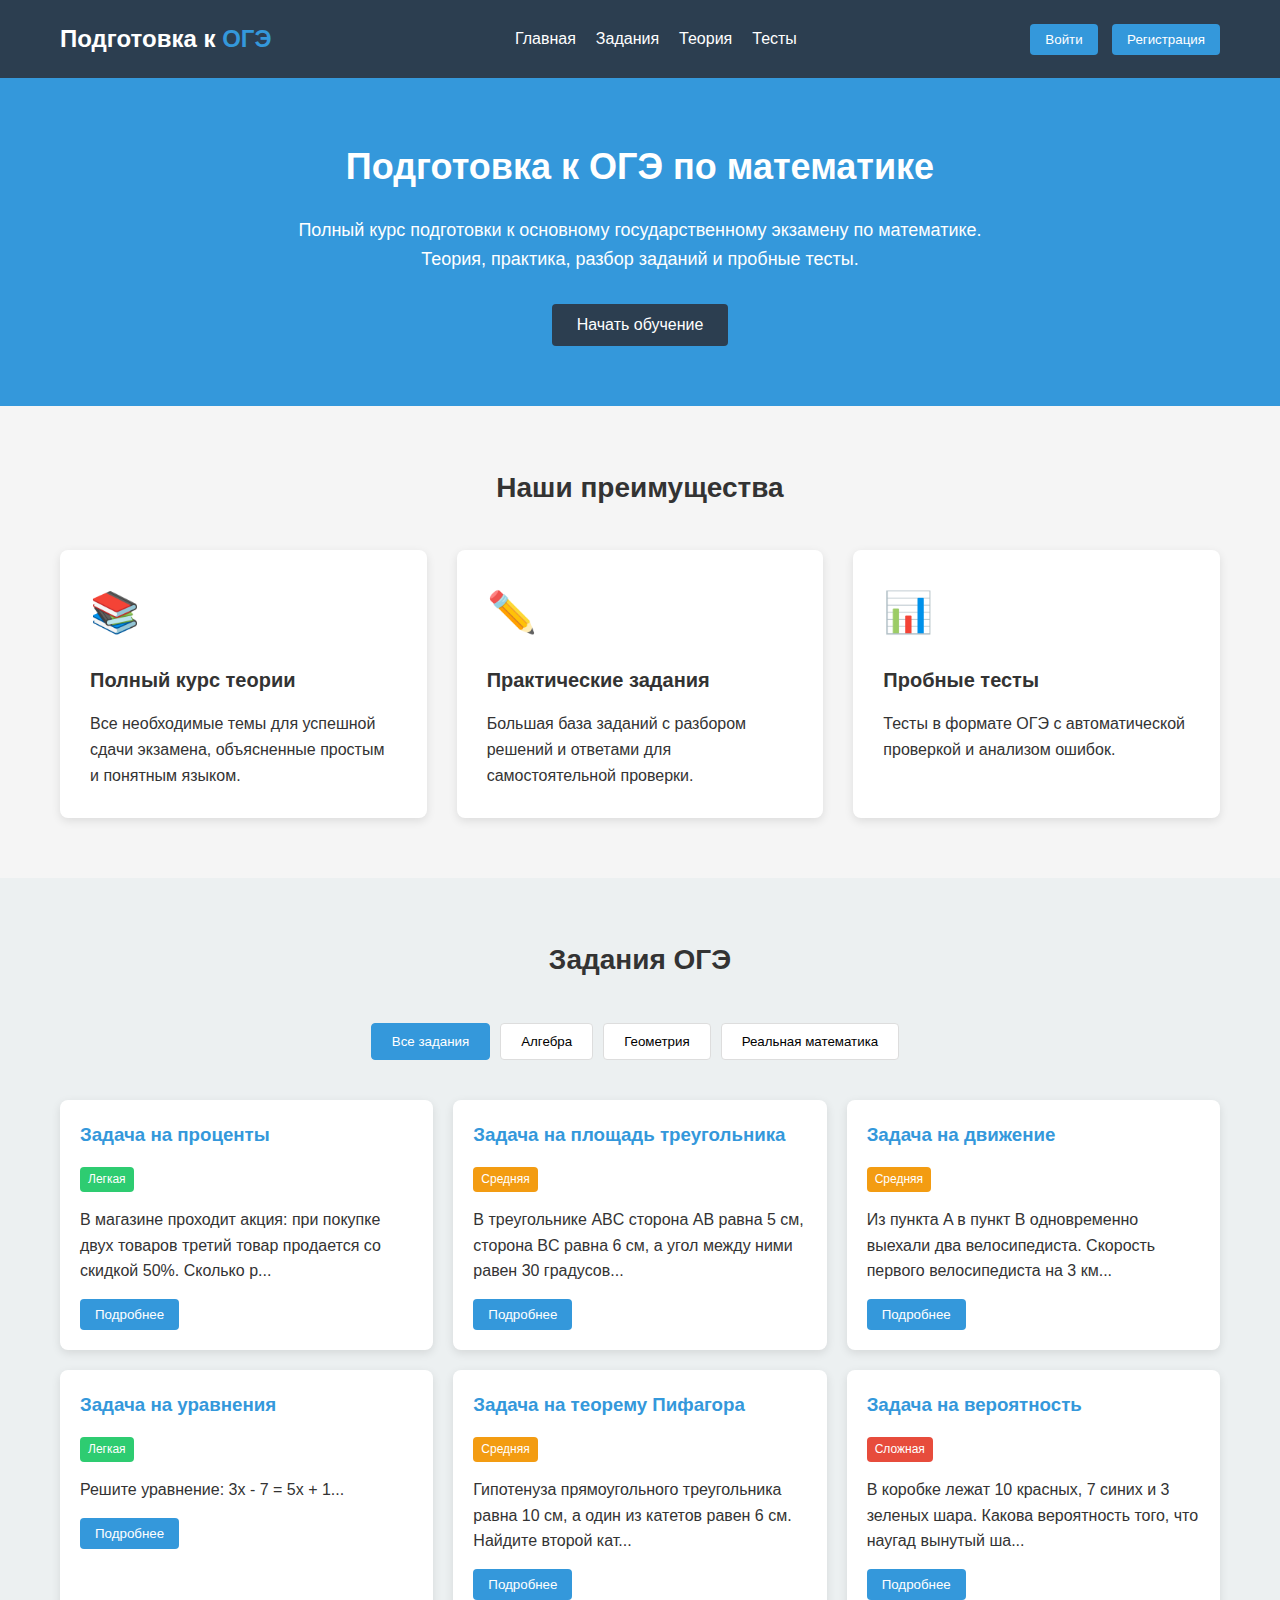
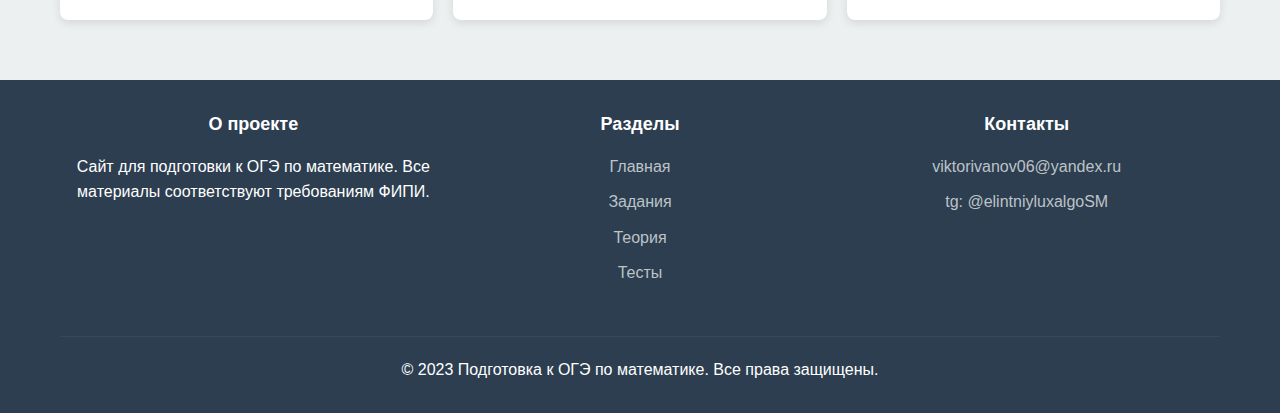
<file: Версии запасные школы/Ver1/index.html>
<!DOCTYPE html>
<html lang="ru">
<head>
    <meta charset="UTF-8">
    <meta name="viewport" content="width=device-width, initial-scale=1.0">
    <title>Подготовка к ОГЭ по математике</title>
    <link href="style.css" rel="stylesheet">
</head>
<body>
    <!-- Шапка сайта -->
    <header>
        <div class="container">
            <div class="header-content">
                <div class="logo">Подготовка к <span>ОГЭ</span></div>
                <nav>
                    <ul>
                        <li><a href="#" class="home-link">Главная</a></li>
                        <li><a href="#" class="tasks-link">Задания</a></li>
                        <li><a href="theoriya/theory.html" class="theory-link">Теория</a></li>
                        <li><a href="testch/test.html" class="tests-link">Тесты</a></li>
                    </ul>
                </nav>
                <div class="auth-buttons">
                    <button id="login-btn">Войти</button>
                    <button id="register-btn">Регистрация</button>
                </div>
            </div>
        </div>
    </header>

    <!-- Главный баннер -->
    <section class="hero">
        <div class="container">
            <h1>Подготовка к ОГЭ по математике</h1>
            <p>Полный курс подготовки к основному государственному экзамену по математике. Теория, практика, разбор заданий и пробные тесты.</p>
            <button class="cta-button" id="start-learning">Начать обучение</button>
        </div>
    </section>

    <!-- Преимущества -->
    <section class="features">
        <div class="container">
            <h2 class="section-title">Наши преимущества</h2>
            <div class="features-grid">
                <div class="feature-card">
                    <div class="feature-icon">📚</div>
                    <h3>Полный курс теории</h3>
                    <p>Все необходимые темы для успешной сдачи экзамена, объясненные простым и понятным языком.</p>
                </div>
                <div class="feature-card">
                    <div class="feature-icon">✏️</div>
                    <h3>Практические задания</h3>
                    <p>Большая база заданий с разбором решений и ответами для самостоятельной проверки.</p>
                </div>
                <div class="feature-card">
                    <div class="feature-icon">📊</div>
                    <h3>Пробные тесты</h3>
                    <p>Тесты в формате ОГЭ с автоматической проверкой и анализом ошибок.</p>
                </div>
            </div>
        </div>
    </section>

    <!-- Задания -->
    <section class="tasks">
        <div class="container">
            <h2 class="section-title">Задания ОГЭ</h2>
            <div class="task-categories">
                <button class="category-button active" data-category="all">Все задания</button>
                <button class="category-button" data-category="algebra">Алгебра</button>
                <button class="category-button" data-category="geometry">Геометрия</button>
                <button class="category-button" data-category="real-math">Реальная математика</button>
            </div>
            <div class="task-list" id="task-list">
                <!-- Задания будут загружены через JavaScript -->
            </div>
        </div>
    </section>

    <!-- Подвал -->
    <footer>
        <div class="container">
            <div class="footer-content">
                <div class="footer-section">
                    <h3>О проекте</h3>
                    <p>Сайт для подготовки к ОГЭ по математике. Все материалы соответствуют требованиям ФИПИ.</p>
                </div>
                <div class="footer-section">
                    <h3>Разделы</h3>
                    <ul>
                        <li><a href="#">Главная</a></li>
                        <li><a href="#">Задания</a></li>
                        <li><a href="theoriya/theory.html">Теория</a></li>
                        <li><a href="testch/test.html">Тесты</a></li>
                    </ul>
                </div>
                <div class="footer-section">
                    <h3>Контакты</h3>
                    <ul>
                        <li><a href="mailto:info@oge-math.ru">viktorivanov06@yandex.ru</a></li>
                        <li><a href="https://web.telegram.org/k/" target="_blank">tg: @elintniyluxalgoSM</a></li>
                        
                    </ul>
                </div>
            </div>
            <div class="copyright">
                <p>&copy; 2023 Подготовка к ОГЭ по математике. Все права защищены.</p>
            </div>
        </div>
    </footer>

    <!-- Модальное окно входа -->
    <div class="modal" id="login-modal">
        <div class="modal-content">
            <span class="close-modal">&times;</span>
            <h2 class="modal-title">Вход в аккаунт</h2>
            <form id="login-form">
                <div class="form-group">
                    <label for="login-email">Email</label>
                    <input type="email" id="login-email" required>
                </div>
                <div class="form-group">
                    <label for="login-password">Пароль</label>
                    <input type="password" id="login-password" required>
                </div>
                <button type="submit" class="submit-button">Войти</button>
            </form>
            <div class="form-footer">
                Нет аккаунта? <a href="#" id="show-register">Зарегистрироваться</a>
            </div>
        </div>
    </div>

    <!-- Модальное окно регистрации -->
    <div class="modal" id="register-modal">
        <div class="modal-content">
            <span class="close-modal">&times;</span>
            <h2 class="modal-title">Регистрация</h2>
            <form id="register-form">
                <div class="form-group">
                    <label for="register-name">Имя</label>
                    <input type="text" id="register-name" required>
                </div>
                <div class="form-group">
                    <label for="register-email">Email</label>
                    <input type="email" id="register-email" required>
                </div>
                <div class="form-group">
                    <label for="register-password">Пароль</label>
                    <input type="password" id="register-password" required>
                </div>
                <div class="form-group">
                    <label for="register-confirm">Подтвердите пароль</label>
                    <input type="password" id="register-confirm" required>
                </div>
                <button type="submit" class="submit-button">Зарегистрироваться</button>
            </form>
            <div class="form-footer">
                Уже есть аккаунт? <a href="#" id="show-login">Войти</a>
            </div>
        </div>
    </div>

    <!-- Страница задачи -->
    <section class="task-page" id="task-page">
        <div class="container">
            <div class="task-container">
                <div class="task-header">
                    <h2 id="task-title">Задача №1</h2>
                    <div class="task-difficulty easy" id="task-difficulty">Легкая</div>
                </div>
                <div class="task-content" id="task-content">
                    <p>Текст задачи будет загружен здесь...</p>
                </div>
                <div class="solution" id="solution">
                    <h3>Решение</h3>
                    <p>Подробное решение задачи будет показано здесь...</p>
                </div>
                <div class="task-actions">
                    <button class="back-button" id="back-button">Назад к заданиям</button>
                    <button class="solution-button" id="solution-button">Показать решение</button>
                </div>
            </div>
        </div>
    </section>

    <script src="script.js">
        
    </script>
</body>
</html>
</file>
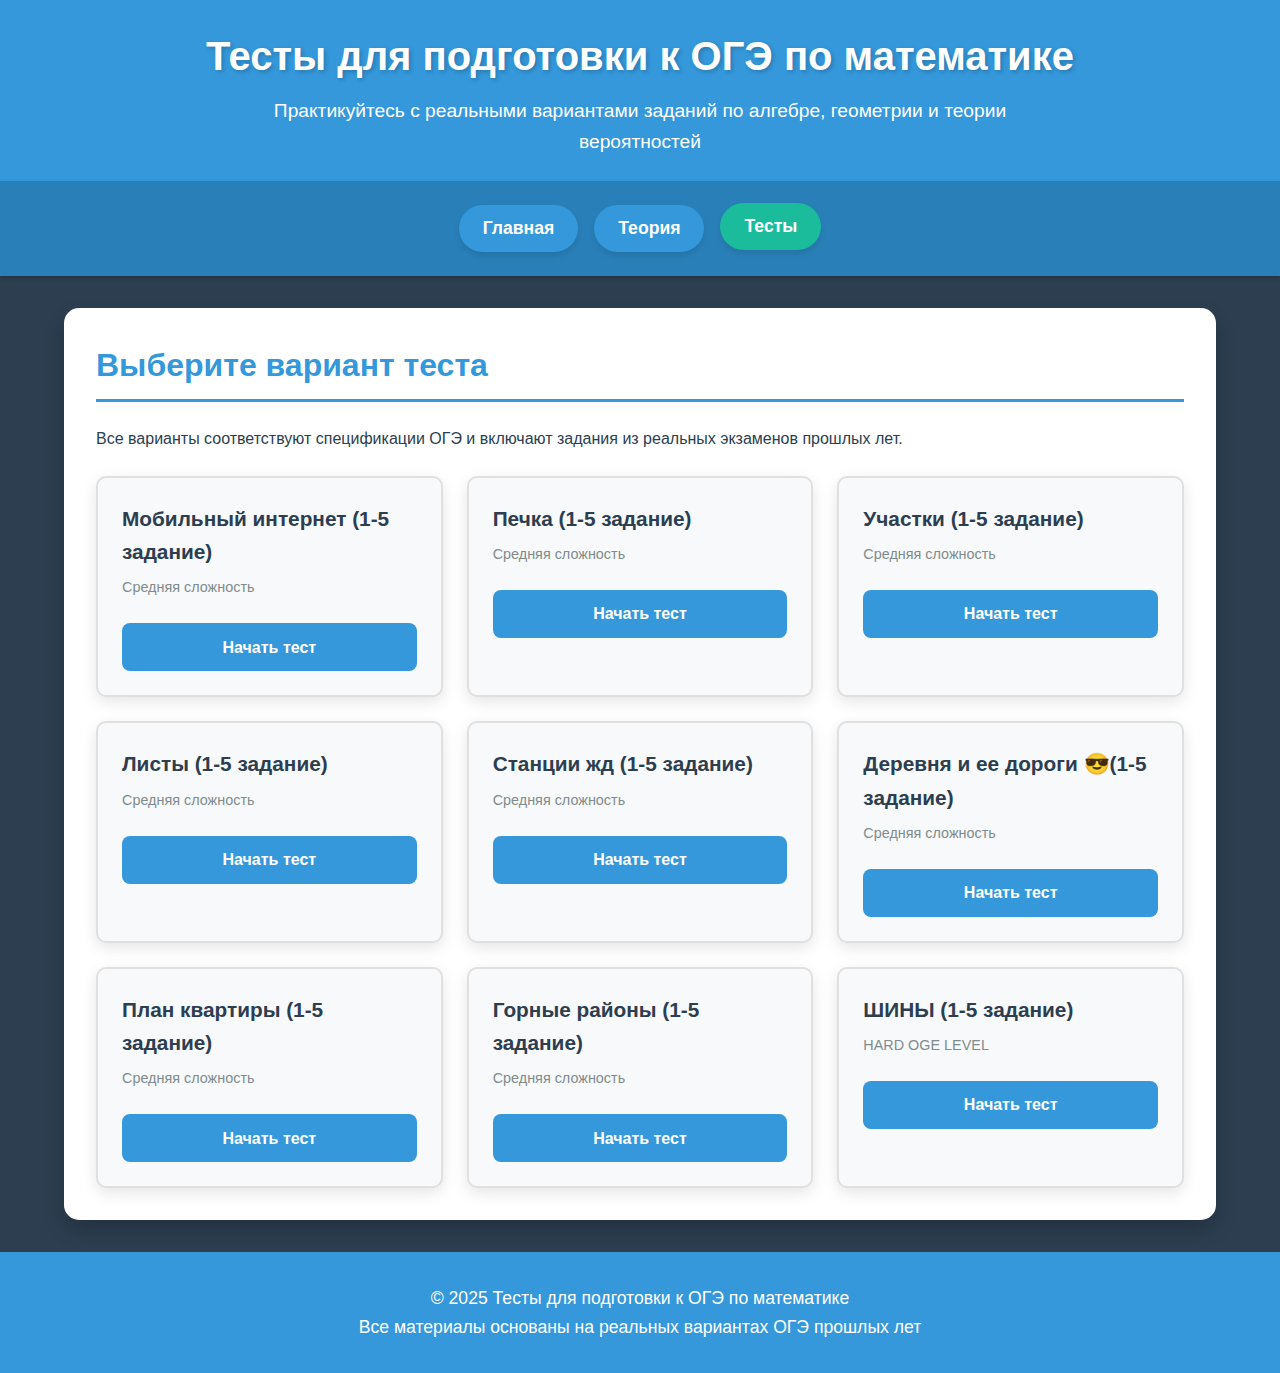
<file: testch/test.html>
<!DOCTYPE html>
<html lang="ru">
<head>
    <meta charset="UTF-8">
    <meta name="viewport" content="width=device-width, initial-scale=1.0">
    <title>Тесты для подготовки к ОГЭ по математике</title>
    <link rel="stylesheet" href="stylete.css">
</head>
<body>
    <header>
        <h1>Тесты для подготовки к ОГЭ по математике</h1>
        <p>Практикуйтесь с реальными вариантами заданий по алгебре, геометрии и теории вероятностей</p>
    </header>
    
    <nav>
        <div class="nav-container">
            <button class="nav-btn" onclick="location.href='../index.html'">Главная</button>
            <button class="nav-btn" onclick="location.href='../theoriya/theory.html'">Теория</button>
            <button class="nav-btn active">Тесты</button>
        </div>
    </nav>
    
    <div class="container">
        <div class="section">
            <h2>Выберите вариант теста</h2>
            <p>Все варианты соответствуют спецификации ОГЭ и включают задания из реальных экзаменов прошлых лет.</p>
            
            <div class="variants-container" id="variants-container">
                <div class="variant-card">
                    <h4>Мобильный интернет (1-5 задание)</h4>
                    <div class="info">Средняя сложность</div>
                    <div class="tasks"></div>
                    <a href="#" class="start-btn" onclick="startTest(1); return false;">Начать тест</a>
                </div>
                
                <div class="variant-card">
                    <h4>Печка (1-5 задание)</h4>
                    <div class="info">Средняя сложность</div>
                    <div class="tasks"></div>
                    <a href="#" class="start-btn" onclick="startTest(2); return false;">Начать тест</a>
                </div>
                
                <div class="variant-card">
                    <h4>Участки (1-5 задание)</h4>
                    <div class="info">Средняя сложность</div>
                    <div class="tasks"></div>
                    <a href="#" class="start-btn" onclick="startTest(3); return false;">Начать тест</a>
                </div>
                
                <div class="variant-card">
                    <h4>Листы (1-5 задание)</h4>
                    <div class="info">Средняя сложность</div>
                    <div class="tasks"></div>
                    <a href="#" class="start-btn" onclick="startTest(4); return false;">Начать тест</a>
                </div>
                <div class="variant-card">
                    <h4>Станции жд (1-5 задание)</h4>
                    <div class="info">Средняя сложность</div>
                    <div class="tasks"></div>
                    <a href="#" class="start-btn" onclick="startTest(5); return false;">Начать тест</a>
                </div>
                <div class="variant-card">
                    <h4>Деревня и ее дороги 😎(1-5 задание)</h4>
                    <div class="info">Средняя сложность</div>
                    <div class="tasks"></div>
                    <a href="#" class="start-btn" onclick="startTest(6); return false;">Начать тест</a>
                </div>
                <div class="variant-card">
                    <h4>План квартиры (1-5 задание)</h4>
                    <div class="info">Средняя сложность</div>
                    <div class="tasks"></div>
                    <a href="#" class="start-btn" onclick="startTest(7); return false;">Начать тест</a>
                </div>
                <div class="variant-card">
                    <h4>Горные районы (1-5 задание)</h4>
                    <div class="info">Средняя сложность</div>
                    <div class="tasks"></div>
                    <a href="#" class="start-btn" onclick="startTest(8); return false;">Начать тест</a>
                </div>
                <div class="variant-card">
                    <h4>ШИНЫ (1-5 задание)</h4>
                    <div class="info">HARD OGE LEVEL</div>
                    <div class="tasks"></div>
                    <a href="#" class="start-btn" onclick="startTest(9); return false;">Начать тест</a>
                </div>
            </div>
            
            <div id="test-container" class="test-container">
                <div class="tasks-navigation" id="tasks-nav"></div>
                <div id="task-container"></div>
                
                <div class="navigation">
                    <button class="nav-btn-test" id="prev-btn">Назад</button>
                    <button class="nav-btn-test" id="next-btn">Далее</button>
                </div>
            </div>
            
            <div id="result-container" class="result-container">
                <h2>Результаты тестирования</h2>
                <div class="result-score" id="final-score">0</div>
                <div class="result-text" id="result-text"></div>
                
                <div class="progress-bar">
                    <div class="progress" id="progress-bar" style="width: 0%"></div>
                </div>
                
                <div class="progress-info">
                    <span>Правильных ответов: <span id="correct-answers">0</span> из <span id="total-tasks">0</span></span>
                    <span>Набрано баллов: <span id="total-points">0</span> из <span id="max-points">0</span></span>
                </div>
                
                <!-- Добавлен блок с детализацией ответов -->
                <div class="answers-details">
                    <h3>Детализация ответов:</h3>
                    <div id="answers-list"></div>
                </div>
                
                <button class="restart-btn" onclick="restartTest()">Вернуться в меню тестов</button>
                <button class="review-btn" onclick="reviewAnswers()">Посмотреть вариант</button>
            </div>
        </div>
    </div>
    
    <footer>
        <p>© 2025 Тесты для подготовки к ОГЭ по математике</p>
        <p>Все материалы основаны на реальных вариантах ОГЭ прошлых лет</p>
    </footer>
    
    <script src="test.js"></script>
</body>
</html>
</file>
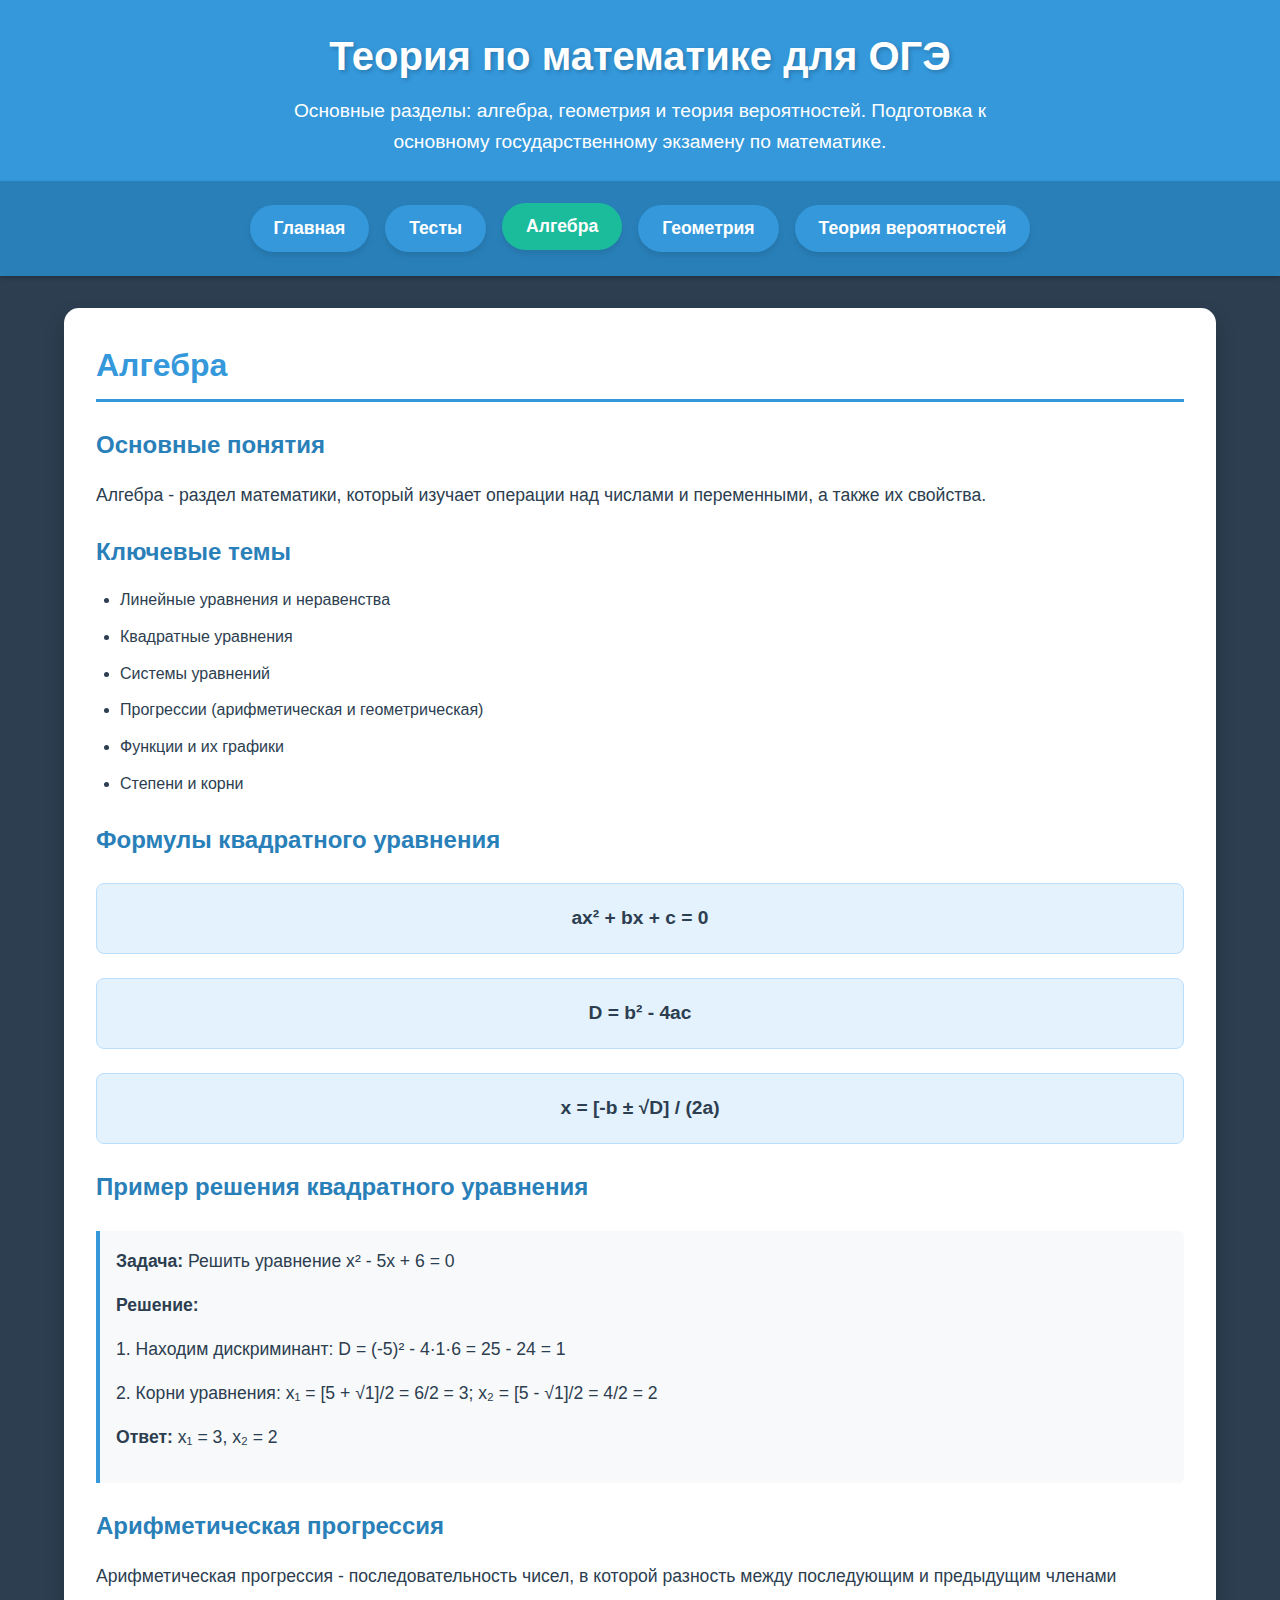
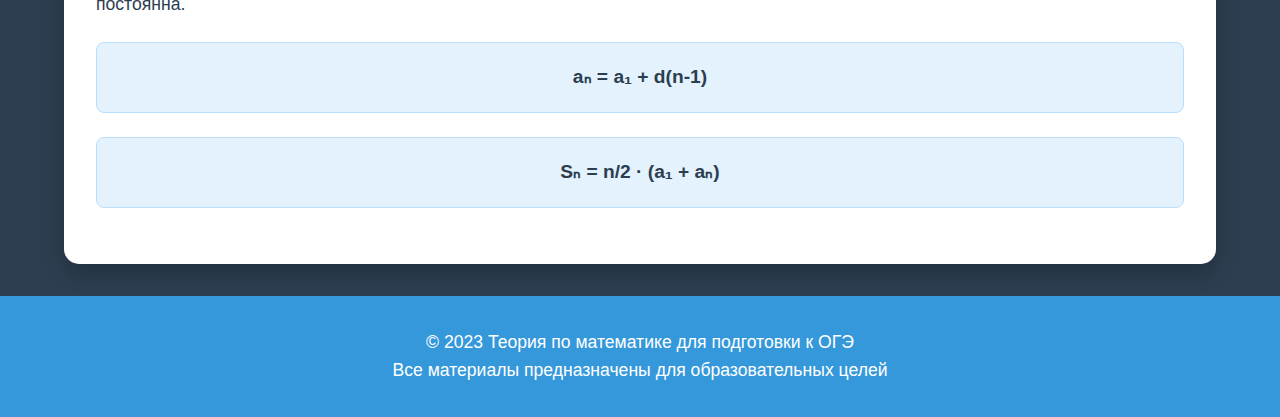
<file: theoriya/theory.html>
<!DOCTYPE html>
<html lang="ru">
<head>
    <meta charset="UTF-8">
    <meta name="viewport" content="width=device-width, initial-scale=1.0">
    <title>Теория по математике для ОГЭ</title>
    <link rel="stylesheet" href="styleth.css">
</head>
<body>
    <header>
        <h1>Теория по математике для ОГЭ</h1>
        <p>Основные разделы: алгебра, геометрия и теория вероятностей. Подготовка к основному государственному экзамену по математике.</p>
    </header>
    
    <nav>
        <div class="nav-container">
            <button class="nav-btn" onclick="location.href='../index.html'">Главная</button>
            <button class="nav-btn" onclick="location.href='../testch/test.html'">Тесты</button>
            <button class="nav-btn active" onclick="showSection('algebra')">Алгебра</button>
            <button class="nav-btn" onclick="showSection('geometry')">Геометрия</button>
            <button class="nav-btn" onclick="showSection('probability')">Теория вероятностей</button>
            
        </div>
    </nav>
    
    <div class="container">
        <section id="algebra" class="section">
            <h2>Алгебра</h2>
            
            <h3>Основные понятия</h3>
            <p>Алгебра - раздел математики, который изучает операции над числами и переменными, а также их свойства.</p>
            
            <h3>Ключевые темы</h3>
            <ul>
                <li>Линейные уравнения и неравенства</li>
                <li>Квадратные уравнения</li>
                <li>Системы уравнений</li>
                <li>Прогрессии (арифметическая и геометрическая)</li>
                <li>Функции и их графики</li>
                <li>Степени и корни</li>
            </ul>
            
            <h3>Формулы квадратного уравнения</h3>
            <div class="formula">
                ax² + bx + c = 0
            </div>
            <div class="formula">
                D = b² - 4ac
            </div>
            <div class="formula">
                x = [-b ± √D] / (2a)
            </div>
            
            <h3>Пример решения квадратного уравнения</h3>
            <div class="example">
                <p><strong>Задача:</strong> Решить уравнение x² - 5x + 6 = 0</p>
                <p><strong>Решение:</strong></p>
                <p>1. Находим дискриминант: D = (-5)² - 4·1·6 = 25 - 24 = 1</p>
                <p>2. Корни уравнения: x₁ = [5 + √1]/2 = 6/2 = 3; x₂ = [5 - √1]/2 = 4/2 = 2</p>
                <p><strong>Ответ:</strong> x₁ = 3, x₂ = 2</p>
            </div>
            
            <h3>Арифметическая прогрессия</h3>
            <p>Арифметическая прогрессия - последовательность чисел, в которой разность между последующим и предыдущим членами постоянна.</p>
            <div class="formula">
                aₙ = a₁ + d(n-1)
            </div>
            <div class="formula">
                Sₙ = n/2 · (a₁ + aₙ)
            </div>
        </section>
        
        <section id="geometry" class="section" style="display: none;">
            <h2>Геометрия</h2>
            
            <h3>Основные понятия</h3>
            <p>Геометрия - раздел математики, изучающий пространственные отношения и формы объектов.</p>
            
            <h3>Ключевые темы</h3>
            <ul>
                <li>Треугольники и их свойства</li>
                <li>Четырёхугольники</li>
                <li>Окружность и круг</li>
                <li>Площади фигур</li>
                <li>Теорема Пифагора</li>
                <li>Подобие фигур</li>
                <li>Векторы на плоскости</li>
            </ul>
            
            <h3>Теорема Пифагора</h3>
            <div class="formula">
                c² = a² + b²
            </div>
            <p>Где c - гипотенуза, a и b - катеты прямоугольного треугольника.</p>
            
            <h3>Пример решения геометрической задачи</h3>
            <div class="example">
                <p><strong>Задача:</strong> Найти площадь прямоугольного треугольника с катетами 6 см и 8 см.</p>
                <p><strong>Решение:</strong></p>
                <p>Площадь прямоугольного треугольника равна половине произведения катетов:</p>
                <p>S = (6 · 8) / 2 = 48 / 2 = 24 см²</p>
                <p><strong>Ответ:</strong> 24 см²</p>
            </div>
            
            <h3>Формулы площадей</h3>
            <div class="formula">
                Треугольник: S = (a·h)/2
            </div>
            <div class="formula">
                Прямоугольник: S = a·b
            </div>
            <div class="formula">
                Круг: S = πr²
            </div>
            <div class="formula">
                Трапеция: S = (a+b)/2 · h
            </div>
        </section>
        
        <section id="probability" class="section" style="display: none;">
            <h2>Теория вероятностей</h2>
            
            <h3>Основные понятия</h3>
            <p>Теория вероятностей - раздел математики, изучающий случайные события и их закономерности.</p>
            
            <h3>Ключевые темы</h3>
            <ul>
                <li>Классическое определение вероятности</li>
                <li>Комбинаторика (перестановки, сочетания, размещения)</li>
                <li>Геометрическая вероятность</li>
                <li>Сложение и умножение вероятностей</li>
                <li>Условная вероятность</li>
                <li>Случайные величины</li>
            </ul>
            
            <h3>Формула классической вероятности</h3>
            <div class="formula">
                P(A) = m/n
            </div>
            <p>Где m - число благоприятных исходов, n - общее число равновозможных исходов.</p>
            
            <h3>Пример решения задачи на вероятность</h3>
            <div class="example">
                <p><strong>Задача:</strong> В коробке 5 синих и 3 красных шара. Какова вероятность вытащить синий шар?</p>
                <p><strong>Решение:</strong></p>
                <p>Общее количество шаров: 5 + 3 = 8</p>
                <p>Число благоприятных исходов (синих шаров): 5</p>
                <p>P(синий) = 5/8 = 0.625</p>
                <p><strong>Ответ:</strong> 0.625 или 62.5%</p>
            </div>
            
            <h3>Формулы комбинаторики</h3>
            <div class="formula">
                Перестановки: Pₙ = n!
            </div>
            <div class="formula">
                Размещения: Aₙᵏ = n!/(n-k)!
            </div>
            <div class="formula">
                Сочетания: Cₙᵏ = n!/(k!(n-k)!)
            </div>
        </section>
    </div>
    
    <footer>
        <p>© 2023 Теория по математике для подготовки к ОГЭ</p>
        <p>Все материалы предназначены для образовательных целей</p>
    </footer>
    
    <script src="scriptth.js">
        
    </script>
</body>
</html>
</file>
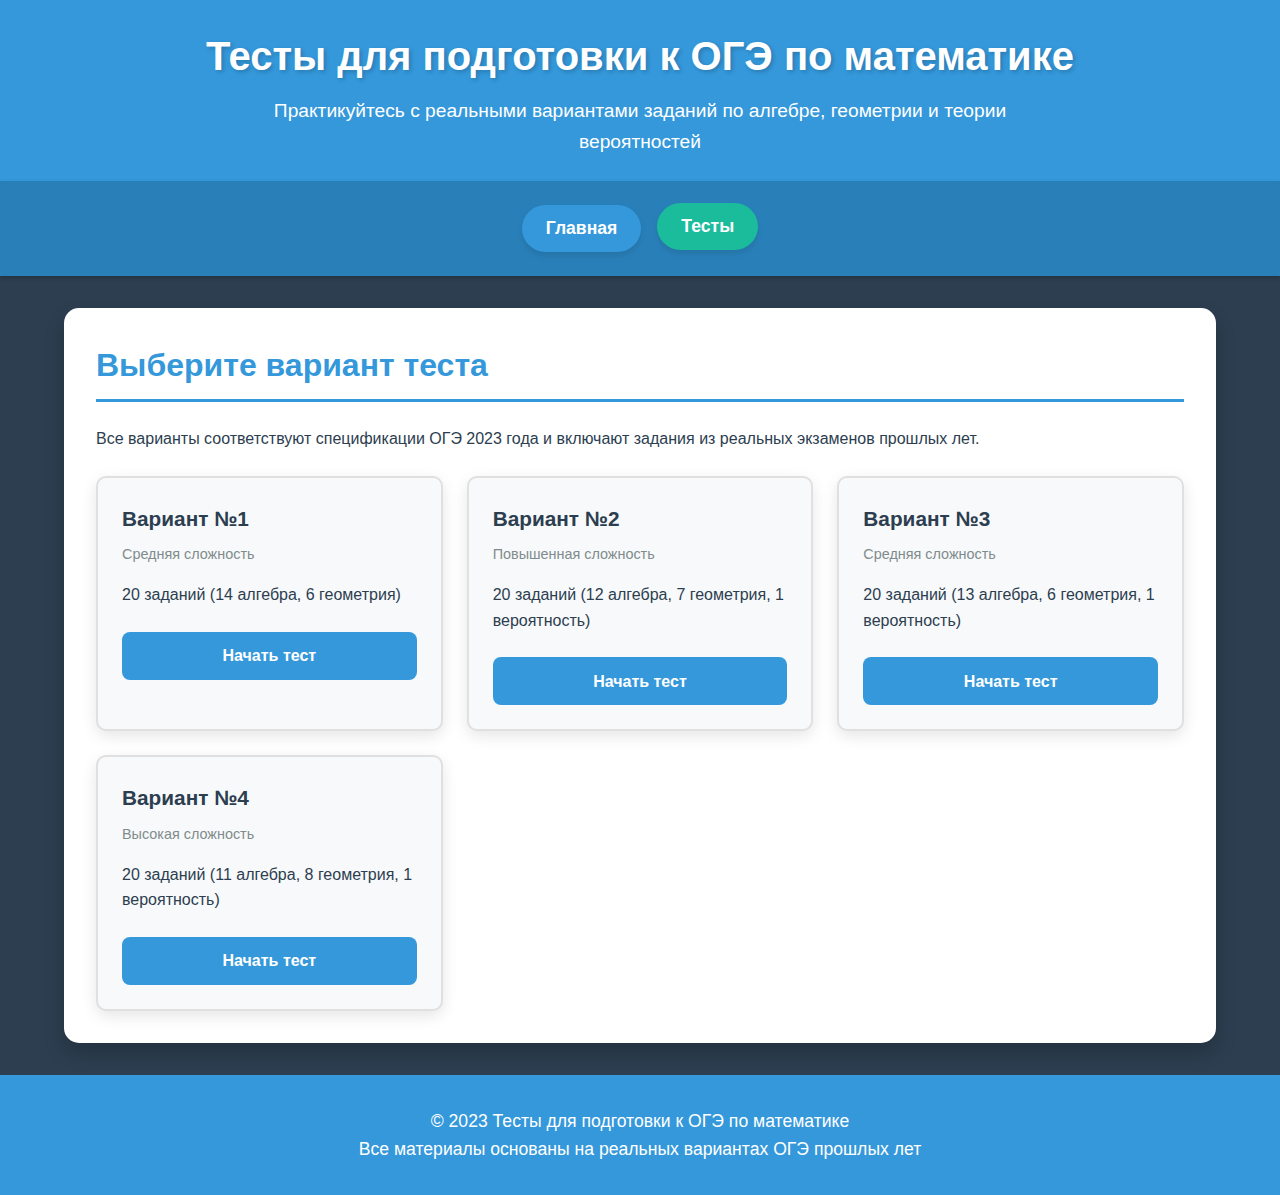
<file: Версии запасные школы/Ver1/testch/test.html>
<!DOCTYPE html>
<html lang="ru">
<head>
    <meta charset="UTF-8">
    <meta name="viewport" content="width=device-width, initial-scale=1.0">
    <title>Тесты для подготовки к ОГЭ по математике</title>
    <link rel="stylesheet" href="stylete.css">
</head>
<body>
    <header>
        <h1>Тесты для подготовки к ОГЭ по математике</h1>
        <p>Практикуйтесь с реальными вариантами заданий по алгебре, геометрии и теории вероятностей</p>
    </header>
    
    <nav>
        <div class="nav-container">
            <button class="nav-btn" onclick="location.href='../index.html'">Главная</button>
            <button class="nav-btn active">Тесты</button>
        </div>
    </nav>
    
    <div class="container">
        <div class="section">
            <h2>Выберите вариант теста</h2>
            <p>Все варианты соответствуют спецификации ОГЭ 2023 года и включают задания из реальных экзаменов прошлых лет.</p>
            
            <div class="variants-container">
                <div class="variant-card">
                    <h4>Вариант №1</h4>
                    <div class="info">Средняя сложность</div>
                    <div class="tasks">20 заданий (14 алгебра, 6 геометрия)</div>
                    <a href="#" class="start-btn" onclick="startTest(1); return false;">Начать тест</a>
                </div>
                
                <div class="variant-card">
                    <h4>Вариант №2</h4>
                    <div class="info">Повышенная сложность</div>
                    <div class="tasks">20 заданий (12 алгебра, 7 геометрия, 1 вероятность)</div>
                    <a href="#" class="start-btn" onclick="startTest(2); return false;">Начать тест</a>
                </div>
                
                <div class="variant-card">
                    <h4>Вариант №3</h4>
                    <div class="info">Средняя сложность</div>
                    <div class="tasks">20 заданий (13 алгебра, 6 геометрия, 1 вероятность)</div>
                    <a href="#" class="start-btn" onclick="startTest(3); return false;">Начать тест</a>
                </div>
                
                <div class="variant-card">
                    <h4>Вариант №4</h4>
                    <div class="info">Высокая сложность</div>
                    <div class="tasks">20 заданий (11 алгебра, 8 геометрия, 1 вероятность)</div>
                    <a href="#" class="start-btn" onclick="startTest(4); return false;">Начать тест</a>
                </div>
            </div>
            
            <div id="test-container" class="test-container">
                <div class="task" id="task-1">
                    <div class="task-header">
                        <div class="task-number">1</div>
                        <div class="task-points">1 балл</div>
                    </div>
                    <div class="task-question">
                        <p>Найдите значение выражения: \( \frac{7}{12} + \frac{5}{8} \)</p>
                    </div>
                    <div class="options">
                        <div class="option" onclick="selectOption(this)">А) \( \frac{12}{20} \)</div>
                        <div class="option" onclick="selectOption(this)">Б) \( \frac{29}{24} \)</div>
                        <div class="option" onclick="selectOption(this)">В) \( \frac{29}{48} \)</div>
                        <div class="option" onclick="selectOption(this)">Г) \( \frac{13}{24} \)</div>
                    </div>
                </div>
                
                <div class="task" id="task-2" style="display:none">
                    <div class="task-header">
                        <div class="task-number">2</div>
                        <div class="task-points">1 балл</div>
                    </div>
                    <div class="task-question">
                        <p>Решите уравнение: \( 3(x - 4) = 2(x + 3) \)</p>
                    </div>
                    <div class="options">
                        <div class="option" onclick="selectOption(this)">А) 6</div>
                        <div class="option" onclick="selectOption(this)">Б) 10</div>
                        <div class="option" onclick="selectOption(this)">В) 18</div>
                        <div class="option" onclick="selectOption(this)">Г) 24</div>
                    </div>
                </div>
                
                <div class="task" id="task-3" style="display:none">
                    <div class="task-header">
                        <div class="task-number">3</div>
                        <div class="task-points">1 балл</div>
                    </div>
                    <div class="task-question">
                        <p>В треугольнике ABC угол C равен 90°, AB = 13, BC = 5. Найдите AC.</p>
                    </div>
                    <div class="options">
                        <div class="option" onclick="selectOption(this)">А) 8</div>
                        <div class="option" onclick="selectOption(this)">Б) 10</div>
                        <div class="option" onclick="selectOption(this)">В) 12</div>
                        <div class="option" onclick="selectOption(this)">Г) 15</div>
                    </div>
                </div>
                
                <div class="navigation">
                    <button class="nav-btn-test" onclick="prevTask()">Назад</button>
                    <button class="nav-btn-test" onclick="nextTask()">Далее</button>
                </div>
            </div>
            
            <div id="result-container" class="result-container">
                <h2>Результаты тестирования</h2>
                <div class="result-score" id="final-score">0</div>
                <div class="result-text" id="result-text"></div>
                
                <div class="progress-bar">
                    <div class="progress" id="progress-bar" style="width: 0%"></div>
                </div>
                
                <div class="progress-info">
                    <span>Правильных ответов: <span id="correct-answers">0</span> из 3</span>
                    <span>Набрано баллов: <span id="total-points">0</span> из 3</span>
                </div>
                
                <button class="restart-btn" onclick="restartTest()">Пройти еще раз</button>
            </div>
        </div>
    </div>
    
    <footer>
        <p>© 2023 Тесты для подготовки к ОГЭ по математике</p>
        <p>Все материалы основаны на реальных вариантах ОГЭ прошлых лет</p>
    </footer>
    
    <script src="test.js">
        
    </script>
</body>
</html>
</file>
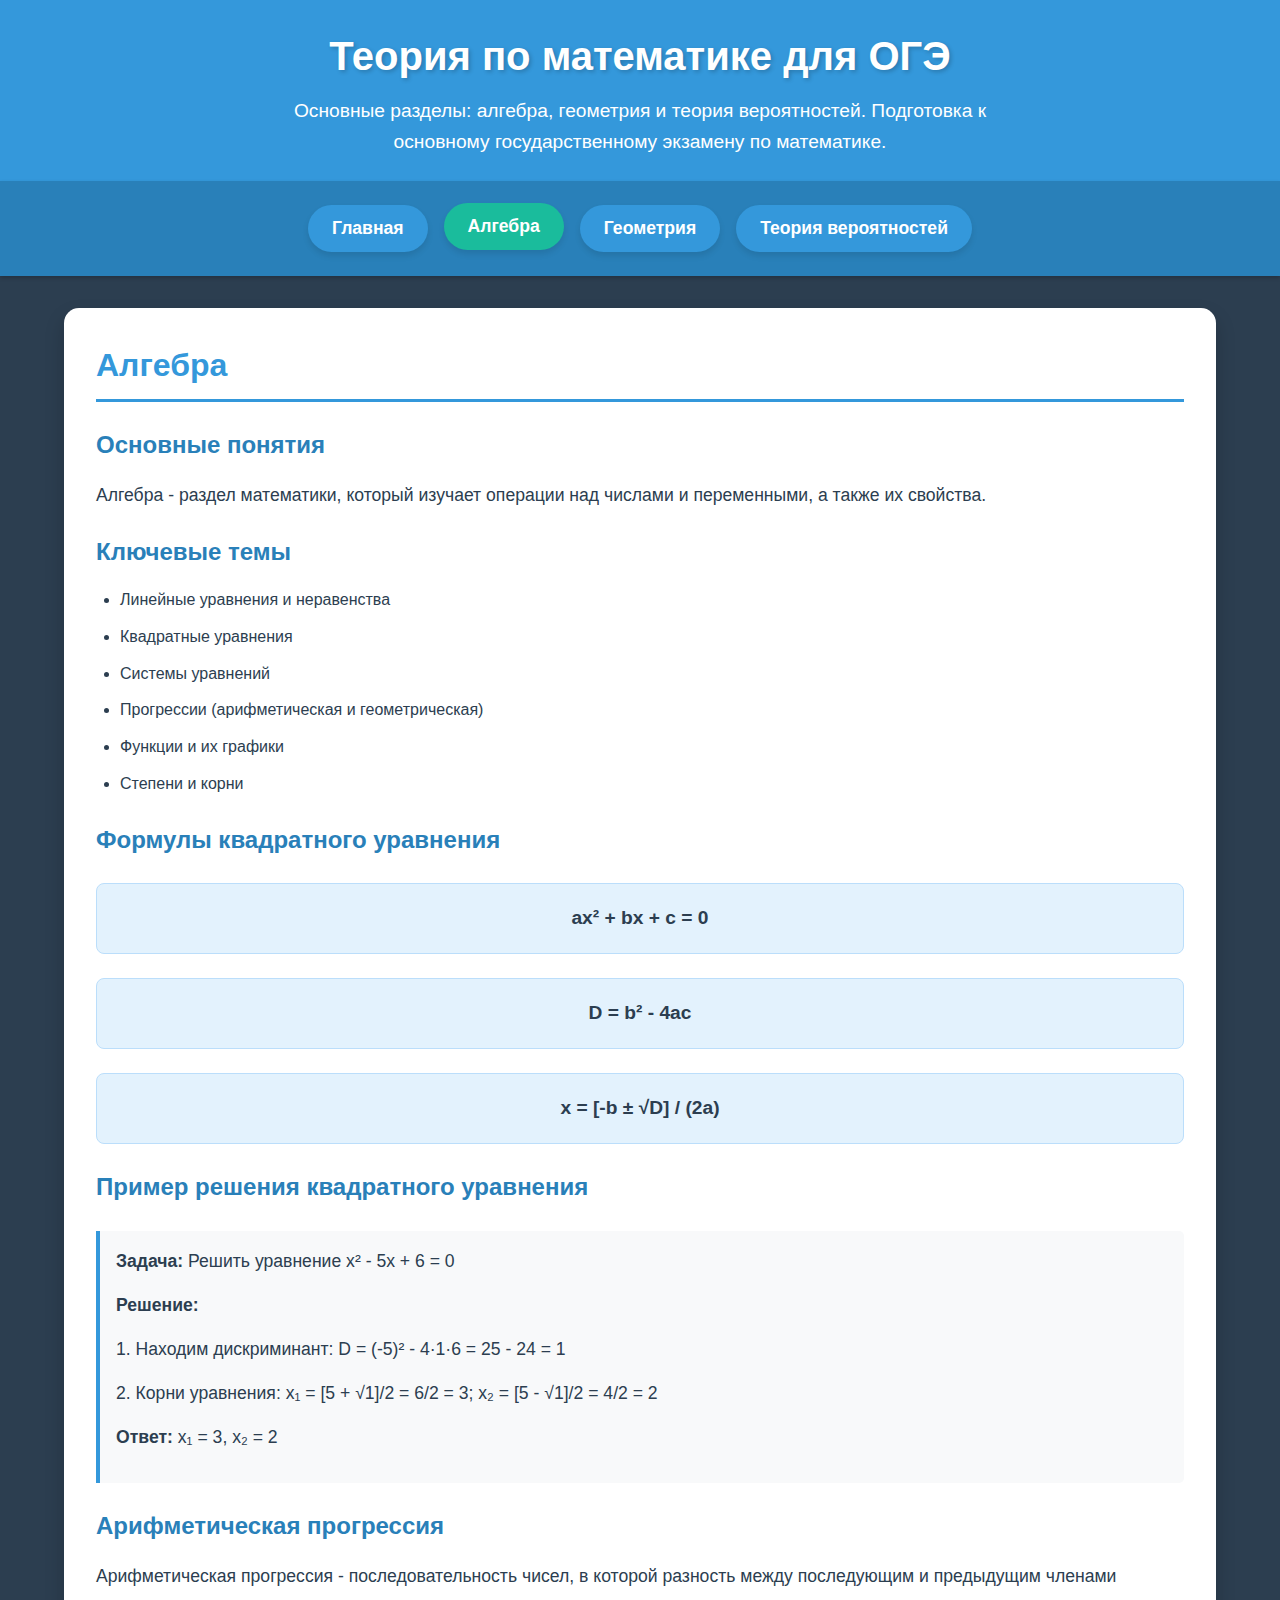
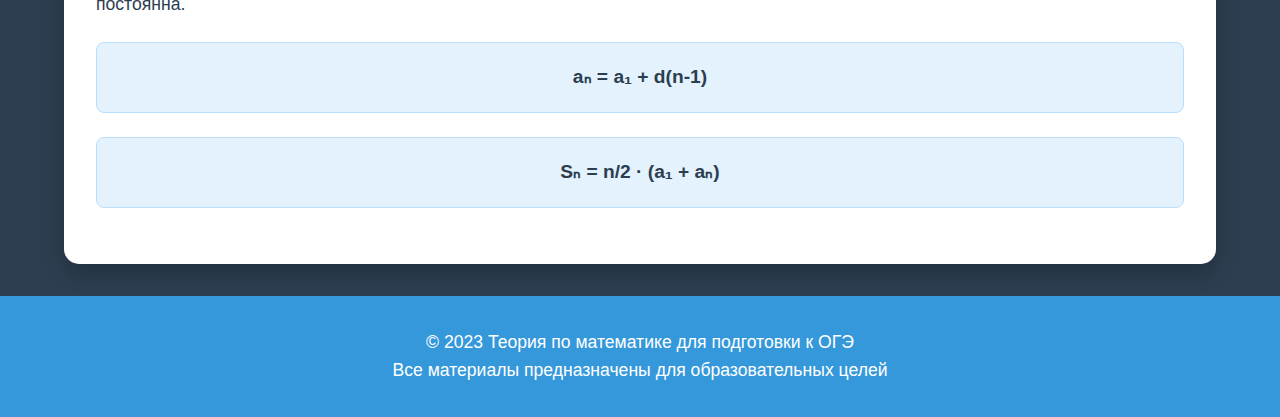
<file: Версии запасные школы/Ver1/theoriya/theory.html>
<!DOCTYPE html>
<html lang="ru">
<head>
    <meta charset="UTF-8">
    <meta name="viewport" content="width=device-width, initial-scale=1.0">
    <title>Теория по математике для ОГЭ</title>
    <link rel="stylesheet" href="styleth.css">
</head>
<body>
    <header>
        <h1>Теория по математике для ОГЭ</h1>
        <p>Основные разделы: алгебра, геометрия и теория вероятностей. Подготовка к основному государственному экзамену по математике.</p>
    </header>
    
    <nav>
        <div class="nav-container">
            <button class="nav-btn" onclick="location.href='../index.html'">Главная</button>
            <button class="nav-btn active" onclick="showSection('algebra')">Алгебра</button>
            <button class="nav-btn" onclick="showSection('geometry')">Геометрия</button>
            <button class="nav-btn" onclick="showSection('probability')">Теория вероятностей</button>
            
        </div>
    </nav>
    
    <div class="container">
        <section id="algebra" class="section">
            <h2>Алгебра</h2>
            
            <h3>Основные понятия</h3>
            <p>Алгебра - раздел математики, который изучает операции над числами и переменными, а также их свойства.</p>
            
            <h3>Ключевые темы</h3>
            <ul>
                <li>Линейные уравнения и неравенства</li>
                <li>Квадратные уравнения</li>
                <li>Системы уравнений</li>
                <li>Прогрессии (арифметическая и геометрическая)</li>
                <li>Функции и их графики</li>
                <li>Степени и корни</li>
            </ul>
            
            <h3>Формулы квадратного уравнения</h3>
            <div class="formula">
                ax² + bx + c = 0
            </div>
            <div class="formula">
                D = b² - 4ac
            </div>
            <div class="formula">
                x = [-b ± √D] / (2a)
            </div>
            
            <h3>Пример решения квадратного уравнения</h3>
            <div class="example">
                <p><strong>Задача:</strong> Решить уравнение x² - 5x + 6 = 0</p>
                <p><strong>Решение:</strong></p>
                <p>1. Находим дискриминант: D = (-5)² - 4·1·6 = 25 - 24 = 1</p>
                <p>2. Корни уравнения: x₁ = [5 + √1]/2 = 6/2 = 3; x₂ = [5 - √1]/2 = 4/2 = 2</p>
                <p><strong>Ответ:</strong> x₁ = 3, x₂ = 2</p>
            </div>
            
            <h3>Арифметическая прогрессия</h3>
            <p>Арифметическая прогрессия - последовательность чисел, в которой разность между последующим и предыдущим членами постоянна.</p>
            <div class="formula">
                aₙ = a₁ + d(n-1)
            </div>
            <div class="formula">
                Sₙ = n/2 · (a₁ + aₙ)
            </div>
        </section>
        
        <section id="geometry" class="section" style="display: none;">
            <h2>Геометрия</h2>
            
            <h3>Основные понятия</h3>
            <p>Геометрия - раздел математики, изучающий пространственные отношения и формы объектов.</p>
            
            <h3>Ключевые темы</h3>
            <ul>
                <li>Треугольники и их свойства</li>
                <li>Четырёхугольники</li>
                <li>Окружность и круг</li>
                <li>Площади фигур</li>
                <li>Теорема Пифагора</li>
                <li>Подобие фигур</li>
                <li>Векторы на плоскости</li>
            </ul>
            
            <h3>Теорема Пифагора</h3>
            <div class="formula">
                c² = a² + b²
            </div>
            <p>Где c - гипотенуза, a и b - катеты прямоугольного треугольника.</p>
            
            <h3>Пример решения геометрической задачи</h3>
            <div class="example">
                <p><strong>Задача:</strong> Найти площадь прямоугольного треугольника с катетами 6 см и 8 см.</p>
                <p><strong>Решение:</strong></p>
                <p>Площадь прямоугольного треугольника равна половине произведения катетов:</p>
                <p>S = (6 · 8) / 2 = 48 / 2 = 24 см²</p>
                <p><strong>Ответ:</strong> 24 см²</p>
            </div>
            
            <h3>Формулы площадей</h3>
            <div class="formula">
                Треугольник: S = (a·h)/2
            </div>
            <div class="formula">
                Прямоугольник: S = a·b
            </div>
            <div class="formula">
                Круг: S = πr²
            </div>
            <div class="formula">
                Трапеция: S = (a+b)/2 · h
            </div>
        </section>
        
        <section id="probability" class="section" style="display: none;">
            <h2>Теория вероятностей</h2>
            
            <h3>Основные понятия</h3>
            <p>Теория вероятностей - раздел математики, изучающий случайные события и их закономерности.</p>
            
            <h3>Ключевые темы</h3>
            <ul>
                <li>Классическое определение вероятности</li>
                <li>Комбинаторика (перестановки, сочетания, размещения)</li>
                <li>Геометрическая вероятность</li>
                <li>Сложение и умножение вероятностей</li>
                <li>Условная вероятность</li>
                <li>Случайные величины</li>
            </ul>
            
            <h3>Формула классической вероятности</h3>
            <div class="formula">
                P(A) = m/n
            </div>
            <p>Где m - число благоприятных исходов, n - общее число равновозможных исходов.</p>
            
            <h3>Пример решения задачи на вероятность</h3>
            <div class="example">
                <p><strong>Задача:</strong> В коробке 5 синих и 3 красных шара. Какова вероятность вытащить синий шар?</p>
                <p><strong>Решение:</strong></p>
                <p>Общее количество шаров: 5 + 3 = 8</p>
                <p>Число благоприятных исходов (синих шаров): 5</p>
                <p>P(синий) = 5/8 = 0.625</p>
                <p><strong>Ответ:</strong> 0.625 или 62.5%</p>
            </div>
            
            <h3>Формулы комбинаторики</h3>
            <div class="formula">
                Перестановки: Pₙ = n!
            </div>
            <div class="formula">
                Размещения: Aₙᵏ = n!/(n-k)!
            </div>
            <div class="formula">
                Сочетания: Cₙᵏ = n!/(k!(n-k)!)
            </div>
        </section>
    </div>
    
    <footer>
        <p>© 2023 Теория по математике для подготовки к ОГЭ</p>
        <p>Все материалы предназначены для образовательных целей</p>
    </footer>
    
    <script src="scriptth.js">
        
    </script>
</body>
</html>
</file>
<file: Версии запасные школы/Ver1/style.css>
* {
            margin: 0;
            padding: 0;
            box-sizing: border-box;
            font-family: 'Arial', sans-serif;
        }
        html {
            scroll-behavior: smooth;
        }
        body {
            background-color: #f5f5f5;
            color: #333;
            line-height: 1.6;
        }

        .container {
            max-width: 1200px;
            margin: 0 auto;
            padding: 0 20px;
        }

        header {
            background-color: #2c3e50;
            color: white;
            padding: 20px 0;
            box-shadow: 0 2px 5px rgba(0,0,0,0.1);
        }

        .header-content {
            display: flex;
            justify-content: space-between;
            align-items: center;
            
        }

        .logo {
            font-size: 24px;
            font-weight: bold;
        }

        .logo span {
            color: #3498db;
        }

        nav ul {
            display: flex;
            list-style: none;
        }

        nav ul li {
            margin-left: 20px;
        }

        nav ul li a {
            color: white;
            text-decoration: none;
            transition: color 0.3s;
        }

        nav ul li a:hover {
            color: #3498db;
        }

        .auth-buttons button {
            background-color: #3498db;
            color: white;
            border: none;
            padding: 8px 15px;
            border-radius: 4px;
            cursor: pointer;
            margin-left: 10px;
            transition: background-color 0.3s;
        }

        .auth-buttons button:hover {
            background-color: #2980b9;
        }

        .hero {
            background-color: #3498db;
            color: white;
            padding: 60px 0;
            text-align: center;
        }

        .hero h1 {
            font-size: 36px;
            margin-bottom: 20px;
        }

        .hero p {
            font-size: 18px;
            max-width: 700px;
            margin: 0 auto 30px;
        }

        .cta-button {
            background-color: #2c3e50;
            color: white;
            border: none;
            padding: 12px 25px;
            border-radius: 4px;
            font-size: 16px;
            cursor: pointer;
            transition: background-color 0.3s;
        }

        .cta-button:hover {
            background-color: #1a252f;
        }

        .features {
            padding: 60px 0;
        }

        .section-title {
            text-align: center;
            margin-bottom: 40px;
            font-size: 28px;
        }

        .features-grid {
            display: grid;
            grid-template-columns: repeat(auto-fit, minmax(300px, 1fr));
            gap: 30px;
        }

        .feature-card {
            background-color: white;
            border-radius: 8px;
            padding: 30px;
            box-shadow: 0 3px 10px rgba(0,0,0,0.1);
            transition: transform 0.3s;
        }

        .feature-card:hover {
            transform: translateY(-5px);
        }

        .feature-icon {
            font-size: 40px;
            color: #3498db;
            margin-bottom: 20px;
        }

        .feature-card h3 {
            margin-bottom: 15px;
            font-size: 20px;
        }

        .tasks {
            background-color: #ecf0f1;
            padding: 60px 0;
        }

        .task-categories {
            display: flex;
            justify-content: center;
            margin-bottom: 30px;
            flex-wrap: wrap;
        }

        .category-button {
            background-color: white;
            border: 1px solid #ddd;
            padding: 10px 20px;
            margin: 0 10px 10px 0;
            border-radius: 4px;
            cursor: pointer;
            transition: all 0.3s;
        }

        .category-button.active {
            background-color: #3498db;
            color: white;
            border-color: #3498db;
        }

        .task-list {
            display: grid;
            grid-template-columns: repeat(auto-fit, minmax(300px, 1fr));
            gap: 20px;
        }

        .task-card {
            background-color: white;
            border-radius: 8px;
            padding: 20px;
            box-shadow: 0 3px 10px rgba(0,0,0,0.1);
        }

        .task-card h3 {
            margin-bottom: 15px;
            color: #3498db;
        }

        .task-card p {
            margin-bottom: 15px;
        }

        .task-difficulty {
            display: inline-block;
            padding: 3px 8px;
            border-radius: 4px;
            font-size: 12px;
            margin-bottom: 15px;
        }

        .easy {
            background-color: #2ecc71;
            color: white;
        }

        .medium {
            background-color: #f39c12;
            color: white;
        }

        .hard {
            background-color: #e74c3c;
            color: white;
        }

        .view-task {
            background-color: #3498db;
            color: white;
            border: none;
            padding: 8px 15px;
            border-radius: 4px;
            cursor: pointer;
            transition: background-color 0.3s;
        }

        .view-task:hover {
            background-color: #2980b9;
        }

        footer {
            background-color: #2c3e50;
            color: white;
            padding: 30px 0;
            text-align: center;
        }

        .footer-content {
            display: flex;
            justify-content: space-between;
            flex-wrap: wrap;
        }

        .footer-section {
            flex: 1;
            min-width: 250px;
            margin-bottom: 20px;
        }

        .footer-section h3 {
            margin-bottom: 15px;
            font-size: 18px;
        }

        .footer-section ul {
            list-style: none;
        }

        .footer-section ul li {
            margin-bottom: 10px;
        }

        .footer-section ul li a {
            color: #bdc3c7;
            text-decoration: none;
            transition: color 0.3s;
        }

        .footer-section ul li a:hover {
            color: white;
        }

        .copyright {
            margin-top: 20px;
            padding-top: 20px;
            border-top: 1px solid #34495e;
        }

        /* Модальные окна */
        .modal {
            display: none;
            position: fixed;
            top: 0;
            left: 0;
            width: 100%;
            height: 100%;
            background-color: rgba(0,0,0,0.5);
            z-index: 1000;
            justify-content: center;
            align-items: center;
        }

        .modal-content {
            background-color: white;
            padding: 30px;
            border-radius: 8px;
            width: 100%;
            max-width: 400px;
            position: relative;
        }

        .close-modal {
            position: absolute;
            top: 10px;
            right: 10px;
            font-size: 24px;
            cursor: pointer;
            color: #7f8c8d;
        }

        .modal-title {
            margin-bottom: 20px;
            font-size: 24px;
            text-align: center;
        }

        .form-group {
            margin-bottom: 20px;
        }

        .form-group label {
            display: block;
            margin-bottom: 5px;
            font-weight: bold;
        }

        .form-group input {
            width: 100%;
            padding: 10px;
            border: 1px solid #ddd;
            border-radius: 4px;
            font-size: 16px;
        }

        .submit-button {
            width: 100%;
            padding: 12px;
            background-color: #3498db;
            color: white;
            border: none;
            border-radius: 4px;
            font-size: 16px;
            cursor: pointer;
            transition: background-color 0.3s;
        }

        .submit-button:hover {
            background-color: #2980b9;
        }

        .form-footer {
            margin-top: 20px;
            text-align: center;
            font-size: 14px;
        }

        .form-footer a {
            color: #3498db;
            text-decoration: none;
        }

        /* Страница задачи */
        .task-page {
            display: none;
            padding: 40px 0;
        }

        .task-container {
            background-color: white;
            border-radius: 8px;
            padding: 30px;
            box-shadow: 0 3px 10px rgba(0,0,0,0.1);
        }

        .task-header {
            margin-bottom: 30px;
            padding-bottom: 20px;
            border-bottom: 1px solid #eee;
        }

        .task-header h2 {
            margin-bottom: 10px;
            color: #3498db;
        }

        .task-content {
            margin-bottom: 30px;
        }

        .task-actions {
            display: flex;
            justify-content: space-between;
        }

        .back-button {
            background-color: #95a5a6;
            color: white;
            border: none;
            padding: 10px 20px;
            border-radius: 4px;
            cursor: pointer;
            transition: background-color 0.3s;
        }

        .back-button:hover {
            background-color: #7f8c8d;
        }

        .solution-button {
            background-color: #3498db;
            color: white;
            border: none;
            padding: 10px 20px;
            border-radius: 4px;
            cursor: pointer;
            transition: background-color 0.3s;
        }

        .solution-button:hover {
            background-color: #2980b9;
        }

        .solution {
            display: none;
            margin-top: 30px;
            padding: 20px;
            background-color: #f9f9f9;
            border-radius: 8px;
            border-left: 4px solid #3498db;
        }

        /* Адаптивность */
        @media (max-width: 768px) {
            .header-content {
                flex-direction: column;
                text-align: center;
            }

            nav ul {
                margin-top: 20px;
                justify-content: center;
            }

            .auth-buttons {
                margin-top: 20px;
            }

            .hero h1 {
                font-size: 28px;
            }

            .hero p {
                font-size: 16px;
            }

            .modal-content {
                width: 90%;
            }
        }

        @media (max-width: 480px) {
            nav ul {
                flex-direction: column;
            }

            nav ul li {
                margin: 5px 0;
            }

            .feature-card {
                padding: 20px;
            }

            .task-card {
                padding: 15px;
            }
        }
</file>
<file: testch/stylete.css>
* {
            margin: 0;
            padding: 0;
            box-sizing: border-box;
            font-family: 'Segoe UI', Tahoma, Geneva, Verdana, sans-serif;
        }
        
        body {
            background-color: #2c3e50;
            color: white;
            line-height: 1.6;
        }
        
        header {
            background-color: #3498db;
            padding: 1.5rem 0;
            text-align: center;
            box-shadow: 0 4px 8px rgba(0, 0, 0, 0.3);
        }
        
        header h1 {
            font-size: 2.5rem;
            margin-bottom: 0.5rem;
            text-shadow: 2px 2px 4px rgba(0, 0, 0, 0.2);
        }
        
        header p {
            font-size: 1.2rem;
            max-width: 800px;
            margin: 0 auto;
            padding: 0 1rem;
        }
        
        nav {
            background-color: #2980b9;
            padding: 1rem 0;
            top: 0;
            z-index: 100;
            box-shadow: 0 2px 4px rgba(0, 0, 0, 0.2);
        }
        
        .nav-container {
            display: flex;
            justify-content: center;
            flex-wrap: wrap;
            max-width: 1200px;
            margin: 0 auto;
        }
        
        .nav-btn {
            background-color: #3498db;
            color: white;
            border: none;
            padding: 0.8rem 1.5rem;
            margin: 0.5rem;
            border-radius: 30px;
            font-size: 1.1rem;
            cursor: pointer;
            transition: all 0.3s ease;
            font-weight: bold;
            box-shadow: 0 4px 6px rgba(0, 0, 0, 0.1);
        }
        
        .nav-btn:hover {
            background-color: #1abc9c;
            transform: translateY(-3px);
            box-shadow: 0 6px 8px rgba(0, 0, 0, 0.15);
        }
        
        .nav-btn.active {
            background-color: #1abc9c;
            transform: translateY(-2px);
        }
        
        .container {
            max-width: 1200px;
            margin: 2rem auto;
            padding: 0 1.5rem;
        }
        
        .section {
            background-color: white;
            border-radius: 15px;
            padding: 2rem;
            margin-bottom: 2rem;
            box-shadow: 0 10px 20px rgba(0, 0, 0, 0.2);
            color: #2c3e50;
            transition: transform 0.3s ease;
        }
        
        .section:hover {
            transform: translateY(-5px);
        }
        
        .section h2 {
            color: #3498db;
            margin-bottom: 1.5rem;
            padding-bottom: 0.5rem;
            border-bottom: 3px solid #3498db;
            font-size: 2rem;
        }
        
        .section h3 {
            color: #2980b9;
            margin: 1.5rem 0 1rem;
            font-size: 1.5rem;
        }
        
        .variants-container {
            display: grid;
            grid-template-columns: repeat(auto-fit, minmax(300px, 1fr));
            gap: 1.5rem;
            margin-top: 1.5rem;
        }
        
        .variant-card {
            background-color: #f8f9fa;
            border-radius: 10px;
            padding: 1.5rem;
            box-shadow: 0 5px 15px rgba(0, 0, 0, 0.1);
            transition: all 0.3s ease;
            border: 2px solid #e0e0e0;
            position: relative;
            overflow: hidden;
        }
        
        .variant-card:hover {
            transform: translateY(-5px);
            border-color: #3498db;
            box-shadow: 0 8px 20px rgba(0, 0, 0, 0.15);
        }
        
        .variant-card h4 {
            color: #2c3e50;
            font-size: 1.3rem;
            margin-bottom: 0.5rem;
        }
        
        .variant-card .info {
            color: #7f8c8d;
            font-size: 0.9rem;
            margin-bottom: 1rem;
        }
        
        .variant-card .tasks {
            color: #2c3e50;
            margin-bottom: 1.5rem;
        }
        
        .variant-card .start-btn {
            display: block;
            width: 100%;
            background-color: #3498db;
            color: white;
            text-align: center;
            padding: 0.7rem;
            border-radius: 8px;
            text-decoration: none;
            font-weight: bold;
            transition: background-color 0.3s;
        }
        
        .variant-card .start-btn:hover {
            background-color: #2980b9;
        }
        
        .test-container {
            display: none;
            margin-top: 2rem;
        }
        
        .task {
            background-color: #f8f9fa;
            border-radius: 8px;
            padding: 1.5rem;
            margin-bottom: 1.5rem;
            box-shadow: 0 4px 8px rgba(0, 0, 0, 0.08);
        }
        
        .task-header {
            display: flex;
            justify-content: space-between;
            align-items: center;
            margin-bottom: 1rem;
            padding-bottom: 0.5rem;
            border-bottom: 2px solid #e0e0e0;
        }
        
        .task-number {
            background-color: #3498db;
            color: white;
            width: 35px;
            height: 35px;
            border-radius: 50%;
            display: flex;
            align-items: center;
            justify-content: center;
            font-weight: bold;
        }
        
        .task-points {
            background-color: #1abc9c;
            color: white;
            padding: 0.3rem 0.8rem;
            border-radius: 20px;
            font-weight: bold;
        }
        
        .task-question {
            font-size: 1.1rem;
            margin-bottom: 1.5rem;
            color: #2c3e50;
            line-height: 1.6;
        }
        
        .options {
            display: grid;
            grid-template-columns: repeat(auto-fit, minmax(200px, 1fr));
            gap: 1rem;
            margin-bottom: 1.5rem;
        }
        
        .option {
            background-color: #ecf0f1;
            padding: 1rem;
            border-radius: 8px;
            cursor: pointer;
            transition: all 0.2s;
            border: 2px solid #bdc3c7;
        }
        
        .option:hover {
            background-color: #d6dbdf;
            transform: translateY(-3px);
        }
        
        .option.selected {
            background-color: #3498db;
            color: white;
            border-color: #2980b9;
        }
        
        .navigation {
            display: flex;
            justify-content: space-between;
            margin-top: 2rem;
        }
        
        .nav-btn-test {
            background-color: #3498db;
            color: white;
            border: none;
            padding: 0.8rem 1.8rem;
            border-radius: 8px;
            font-size: 1.1rem;
            cursor: pointer;
            transition: background-color 0.3s;
            font-weight: bold;
        }
        
        .nav-btn-test:hover {
            background-color: #2980b9;
        }
        
        .result-container {
            display: none;
            text-align: center;
            padding: 2rem;
            background-color: white;
            border-radius: 15px;
            box-shadow: 0 10px 20px rgba(0, 0, 0, 0.2);
            color: #2c3e50;
            margin-top: 2rem;
        }
        
        .result-score {
            font-size: 4rem;
            color: #3498db;
            margin: 1rem 0;
            font-weight: bold;
        }
        
        .result-text {
            font-size: 1.5rem;
            margin-bottom: 2rem;
            color: #2c3e50;
        }
        
        .progress-bar {
            height: 10px;
            background-color: #ecf0f1;
            border-radius: 5px;
            margin: 2rem 0;
            overflow: hidden;
        }
        
        .progress {
            height: 100%;
            background-color: #1abc9c;
            border-radius: 5px;
            transition: width 0.5s ease;
        }
        
        .progress-info {
            display: flex;
            justify-content: space-between;
            color: #2c3e50;
            font-weight: bold;
            margin-bottom: 2rem;
        }
        
        .restart-btn {
            background-color: #3498db;
            color: white;
            border: none;
            padding: 1rem 2rem;
            border-radius: 8px;
            font-size: 1.2rem;
            cursor: pointer;
            transition: background-color 0.3s;
            font-weight: bold;
            margin-top: 1rem;
        }
        
        .restart-btn:hover {
            background-color: #2980b9;
        }
        
        footer {
            background-color: #3498db;
            text-align: center;
            padding: 2rem 0;
            margin-top: 2rem;
        }
        
        footer p {
            font-size: 1.1rem;
        }
        
        @media (max-width: 768px) {
            .variants-container {
                grid-template-columns: 1fr;
            }
            
            .options {
                grid-template-columns: 1fr;
            }
            
            .navigation {
                flex-direction: column;
                gap: 1rem;
            }
            
            .nav-btn-test {
                width: 100%;
            }
        }
        /* tut kartinki v zadaniyah chekaetsa */ 
        
        .task-image {
            max-width: 100%;
            display: block;
            margin: 0 auto;
            border-radius: 8px;
            box-shadow: 0 4px 8px rgba(0, 0, 0, 0.1);
            margin-bottom: 1.5rem;
        }

        @media (max-width: 768px) {
            .task-image {
                max-width: 95%;
            }
        }
        /* Стили для детальных результатов */
        .detailed-results {
            margin-top: 2rem;
            text-align: left;
            width: 100%;
        }

        .result-item {
            background-color: #f8f9fa;
            border-radius: 8px;
            padding: 1rem;
            margin-bottom: 1rem;
            box-shadow: 0 4px 8px rgba(0, 0, 0, 0.08);
        }

        .result-item.correct {
            border-left: 5px solid #1abc9c;
        }

        .result-item.incorrect {
            border-left: 5px solid #e74c3c;
        }

        .result-item h4 {
            color: #2c3e50;
            margin-bottom: 0.5rem;
        }

        .result-question {
            margin-bottom: 1rem;
        }

        .result-answer {
            display: flex;
            flex-wrap: wrap;
            gap: 1rem;
        }

        .user-answer, .correct-answer {
            padding: 0.5rem 1rem;
            border-radius: 5px;
            font-weight: bold;
        }

        .user-answer.correct {
            background-color: #d4edda;
            color: #155724;
        }

        .user-answer.incorrect {
            background-color: #f8d7da;
            color: #721c24;
        }

        .correct-answer {
            background-color: #d1ecf1;
            color: #0c5460;
        }
        /* Детализация ответов */
        .answers-details {
            margin-top: 2rem;
            width: 100%;
            text-align: left;
        }

        .answers-details h3 {
            color: #3498db;
            margin-bottom: 1rem;
            padding-bottom: 0.5rem;
            border-bottom: 2px solid #3498db;
        }

        .answer-detail {
            background-color: #f8f9fa;
            border-radius: 10px;
            padding: 1.5rem;
            margin-bottom: 1rem;
            box-shadow: 0 4px 8px rgba(0, 0, 0, 0.08);
        }

        .answer-header {
            display: flex;
            justify-content: space-between;
            align-items: center;
            margin-bottom: 1rem;
        }

        .answer-number {
            font-weight: bold;
            font-size: 1.2rem;
            color: #2c3e50;
        }

        .answer-status {
            font-weight: bold;
            padding: 0.3rem 0.8rem;
            border-radius: 20px;
        }

        .answer-image {
            margin-bottom: 1rem;
            text-align: center;
        }

        .answer-image img {
            max-width: 100%;
            max-height: 200px;
            border-radius: 8px;
            box-shadow: 0 4px 8px rgba(0, 0, 0, 0.1);
        }

        .answer-comparison {
            display: flex;
            justify-content: space-between;
            flex-wrap: wrap;
            gap: 1rem;
            margin-top: 1rem;
        }

        .answer-user, .answer-correct {
            flex: 1;
            min-width: 200px;
            padding: 0.8rem;
            border-radius: 8px;
        }

        .answer-user {
            background-color: #f8f9fa;
            border: 2px solid #e0e0e0;
        }

        .answer-correct {
            background-color: #f8f9fa;
            border: 2px solid #e0e0e0;
        }

        .user-answer, .correct-answer {
            font-weight: bold;
            font-size: 1.2rem;
            display: block;
            margin-top: 0.5rem;
        }

        /* Цвета для статусов */
        .answer-detail.correct {
            border-left: 5px solid #1abc9c;
        }

        .answer-detail.correct .answer-status {
            background-color: #1abc9c;
            color: white;
        }

        .answer-detail.incorrect {
            border-left: 5px solid #e74c3c;
        }

        .answer-detail.incorrect .answer-status {
            background-color: #e74c3c;
            color: white;
        }

        .answer-detail.correct .correct-answer {
            color: #1abc9c;
        }

        .answer-detail.incorrect .user-answer {
            color: #e74c3c;
            text-decoration: line-through;
        }

        .answer-detail.incorrect .correct-answer {
            color: #1abc9c;
        }

        @media (max-width: 768px) {
            .answer-comparison {
                flex-direction: column;
            }
            
            .answer-user, .answer-correct {
                width: 100%;
            }
        }
        /* Навигация между заданиями */
        .tasks-navigation {
            display: flex;
            justify-content: center;
            flex-wrap: wrap;
            gap: 0.5rem;
            margin-bottom: 1.5rem;
            padding-bottom: 1rem;
            border-bottom: 2px solid #e0e0e0;
        }

        .task-tab {
            width: 40px;
            height: 40px;
            border-radius: 50%;
            background-color: #ecf0f1;
            color: #2c3e50;
            display: flex;
            align-items: center;
            justify-content: center;
            font-weight: bold;
            cursor: pointer;
            transition: all 0.3s ease;
            border: 2px solid #bdc3c7;
        }

        .task-tab:hover {
            background-color: #d6dbdf;
            transform: translateY(-3px);
        }

        .task-tab.active {
            background-color: #3498db;
            color: white;
            border-color: #2980b9;
            transform: translateY(-3px);
            box-shadow: 0 4px 8px rgba(0, 0, 0, 0.1);
        }

        .task-tab.answered {
            background-color: #1abc9c;
            color: white;
            border-color: #16a085;
        }

        @media (max-width: 768px) {
            .tasks-navigation {
                gap: 0.3rem;
            }
            
            .task-tab {
                width: 35px;
                height: 35px;
                font-size: 0.9rem;
            }
        }
        /* Кнопки в результате */
        .result-buttons {
            display: flex;
            flex-wrap: wrap;
            gap: 1rem;
            justify-content: center;
            margin-top: 2rem;
        }

        .restart-btn, .review-btn {
            background-color: #3498db;
            color: white;
            border: none;
            padding: 1rem 2rem;
            border-radius: 8px;
            font-size: 1.2rem;
            cursor: pointer;
            transition: background-color 0.3s;
            font-weight: bold;
        }

        .review-btn {
            background-color: #1abc9c;
        }

        .restart-btn:hover {
            background-color: #2980b9;
        }

        .review-btn:hover {
            background-color: #16a085;
        }

        /* Режим просмотра ответов */
        .review-container {
            display: none;
            margin-top: 2rem;
        }

        .review-header {
            display: flex;
            justify-content: space-between;
            align-items: center;
            margin-bottom: 1.5rem;
        }

        .review-title {
            color: #3498db;
            font-size: 1.8rem;
        }

        .close-review {
            background-color: #e74c3c;
            color: white;
            border: none;
            padding: 0.5rem 1rem;
            border-radius: 50px;
            cursor: pointer;
            font-weight: bold;
            font-size: large;
        }

        .close-review:hover {
            background-color: #c0392b;
        }
        /* Стили для просмотра ответов */
        .review-answer-info {
            margin-top: 1.5rem;
            padding: 1rem;
            border-radius: 8px;
            background-color: #f8f9fa;
        }

        .user-answer-review.correct {
            color: #1abc9c;
            font-weight: bold;
        }

        .user-answer-review.incorrect {
            color: #e74c3c;
            font-weight: bold;
        }

        .correct-answer-review {
            margin-top: 0.5rem;
            color: #1abc9c;
            font-weight: bold;
        }

        .review-task .option.correct {
            background-color: #d4edda;
            color: #155724;
            border-color: #c3e6cb;
        }

        .review-task .option.incorrect {
            background-color: #f8d7da;
            color: #721c24;
            border-color: #f5c6cb;
            text-decoration: line-through;
        }
</file>
<file: theoriya/styleth.css>
* {
            margin: 0;
            padding: 0;
            box-sizing: border-box;
            font-family: 'Segoe UI', Tahoma, Geneva, Verdana, sans-serif;
        }
        
        body {
            background-color: #2c3e50;
            color: white;
            line-height: 1.6;
        }
        
        header {
            background-color: #3498db;
            padding: 1.5rem 0;
            text-align: center;
            box-shadow: 0 4px 8px rgba(0, 0, 0, 0.3);
        }
        
        header h1 {
            font-size: 2.5rem;
            margin-bottom: 0.5rem;
            text-shadow: 2px 2px 4px rgba(0, 0, 0, 0.2);
        }
        
        header p {
            font-size: 1.2rem;
            max-width: 800px;
            margin: 0 auto;
            padding: 0 1rem;
        }
        
        nav {
            background-color: #2980b9;
            padding: 1rem 0;
            
            top: 0;
            z-index: 100;
            box-shadow: 0 2px 4px rgba(0, 0, 0, 0.2);
        }
        
        .nav-container {
            display: flex;
            justify-content: center;
            flex-wrap: wrap;
            max-width: 1200px;
            margin: 0 auto;
        }
        
        .nav-btn {
            background-color: #3498db;
            color: white;
            border: none;
            padding: 0.8rem 1.5rem;
            margin: 0.5rem;
            border-radius: 30px;
            font-size: 1.1rem;
            cursor: pointer;
            transition: all 0.3s ease;
            font-weight: bold;
            box-shadow: 0 4px 6px rgba(0, 0, 0, 0.1);
        }
        
        .nav-btn:hover {
            background-color: #1abc9c;
            transform: translateY(-3px);
            box-shadow: 0 6px 8px rgba(0, 0, 0, 0.15);
        }
        
        .nav-btn.active {
            background-color: #1abc9c;
            transform: translateY(-2px);
        }
        
        .container {
            max-width: 1200px;
            margin: 2rem auto;
            padding: 0 1.5rem;
        }
        
        .section {
            background-color: white;
            border-radius: 15px;
            padding: 2rem;
            margin-bottom: 2rem;
            box-shadow: 0 10px 20px rgba(0, 0, 0, 0.2);
            color: #2c3e50;
            transition: transform 0.3s ease;
        }
        
        .section:hover {
            transform: translateY(-5px);
        }
        
        .section h2 {
            color: #3498db;
            margin-bottom: 1.5rem;
            padding-bottom: 0.5rem;
            border-bottom: 3px solid #3498db;
            font-size: 2rem;
        }
        
        .section h3 {
            color: #2980b9;
            margin: 1.5rem 0 1rem;
            font-size: 1.5rem;
        }
        
        .section p {
            margin-bottom: 1rem;
            font-size: 1.1rem;
        }
        
        .section ul {
            margin-left: 1.5rem;
            margin-bottom: 1.5rem;
        }
        
        .section li {
            margin-bottom: 0.7rem;
        }
        
        .example {
            background-color: #f8f9fa;
            border-left: 4px solid #3498db;
            padding: 1rem;
            margin: 1.5rem 0;
            border-radius: 0 5px 5px 0;
        }
        
        .formula {
            background-color: #e3f2fd;
            padding: 1.2rem;
            margin: 1.5rem 0;
            border-radius: 8px;
            text-align: center;
            font-size: 1.2rem;
            font-weight: bold;
            border: 1px solid #bbdefb;
        }
        
        footer {
            background-color: #3498db;
            text-align: center;
            padding: 2rem 0;
            margin-top: 2rem;
        }
        
        footer p {
            font-size: 1.1rem;
        }
        
        @media (max-width: 768px) {
            .nav-container {
                flex-direction: column;
                align-items: center;
            }
            
            .nav-btn {
                width: 90%;
                margin: 0.3rem;
            }
            
            .section {
                padding: 1.5rem;
            }
        }
</file>
<file: Версии запасные школы/Ver1/testch/stylete.css>
* {
            margin: 0;
            padding: 0;
            box-sizing: border-box;
            font-family: 'Segoe UI', Tahoma, Geneva, Verdana, sans-serif;
        }
        
        body {
            background-color: #2c3e50;
            color: white;
            line-height: 1.6;
        }
        
        header {
            background-color: #3498db;
            padding: 1.5rem 0;
            text-align: center;
            box-shadow: 0 4px 8px rgba(0, 0, 0, 0.3);
        }
        
        header h1 {
            font-size: 2.5rem;
            margin-bottom: 0.5rem;
            text-shadow: 2px 2px 4px rgba(0, 0, 0, 0.2);
        }
        
        header p {
            font-size: 1.2rem;
            max-width: 800px;
            margin: 0 auto;
            padding: 0 1rem;
        }
        
        nav {
            background-color: #2980b9;
            padding: 1rem 0;
            top: 0;
            z-index: 100;
            box-shadow: 0 2px 4px rgba(0, 0, 0, 0.2);
        }
        
        .nav-container {
            display: flex;
            justify-content: center;
            flex-wrap: wrap;
            max-width: 1200px;
            margin: 0 auto;
        }
        
        .nav-btn {
            background-color: #3498db;
            color: white;
            border: none;
            padding: 0.8rem 1.5rem;
            margin: 0.5rem;
            border-radius: 30px;
            font-size: 1.1rem;
            cursor: pointer;
            transition: all 0.3s ease;
            font-weight: bold;
            box-shadow: 0 4px 6px rgba(0, 0, 0, 0.1);
        }
        
        .nav-btn:hover {
            background-color: #1abc9c;
            transform: translateY(-3px);
            box-shadow: 0 6px 8px rgba(0, 0, 0, 0.15);
        }
        
        .nav-btn.active {
            background-color: #1abc9c;
            transform: translateY(-2px);
        }
        
        .container {
            max-width: 1200px;
            margin: 2rem auto;
            padding: 0 1.5rem;
        }
        
        .section {
            background-color: white;
            border-radius: 15px;
            padding: 2rem;
            margin-bottom: 2rem;
            box-shadow: 0 10px 20px rgba(0, 0, 0, 0.2);
            color: #2c3e50;
            transition: transform 0.3s ease;
        }
        
        .section:hover {
            transform: translateY(-5px);
        }
        
        .section h2 {
            color: #3498db;
            margin-bottom: 1.5rem;
            padding-bottom: 0.5rem;
            border-bottom: 3px solid #3498db;
            font-size: 2rem;
        }
        
        .section h3 {
            color: #2980b9;
            margin: 1.5rem 0 1rem;
            font-size: 1.5rem;
        }
        
        .variants-container {
            display: grid;
            grid-template-columns: repeat(auto-fit, minmax(300px, 1fr));
            gap: 1.5rem;
            margin-top: 1.5rem;
        }
        
        .variant-card {
            background-color: #f8f9fa;
            border-radius: 10px;
            padding: 1.5rem;
            box-shadow: 0 5px 15px rgba(0, 0, 0, 0.1);
            transition: all 0.3s ease;
            border: 2px solid #e0e0e0;
            position: relative;
            overflow: hidden;
        }
        
        .variant-card:hover {
            transform: translateY(-5px);
            border-color: #3498db;
            box-shadow: 0 8px 20px rgba(0, 0, 0, 0.15);
        }
        
        .variant-card h4 {
            color: #2c3e50;
            font-size: 1.3rem;
            margin-bottom: 0.5rem;
        }
        
        .variant-card .info {
            color: #7f8c8d;
            font-size: 0.9rem;
            margin-bottom: 1rem;
        }
        
        .variant-card .tasks {
            color: #2c3e50;
            margin-bottom: 1.5rem;
        }
        
        .variant-card .start-btn {
            display: block;
            width: 100%;
            background-color: #3498db;
            color: white;
            text-align: center;
            padding: 0.7rem;
            border-radius: 8px;
            text-decoration: none;
            font-weight: bold;
            transition: background-color 0.3s;
        }
        
        .variant-card .start-btn:hover {
            background-color: #2980b9;
        }
        
        .test-container {
            display: none;
            margin-top: 2rem;
        }
        
        .task {
            background-color: #f8f9fa;
            border-radius: 8px;
            padding: 1.5rem;
            margin-bottom: 1.5rem;
            box-shadow: 0 4px 8px rgba(0, 0, 0, 0.08);
        }
        
        .task-header {
            display: flex;
            justify-content: space-between;
            align-items: center;
            margin-bottom: 1rem;
            padding-bottom: 0.5rem;
            border-bottom: 2px solid #e0e0e0;
        }
        
        .task-number {
            background-color: #3498db;
            color: white;
            width: 35px;
            height: 35px;
            border-radius: 50%;
            display: flex;
            align-items: center;
            justify-content: center;
            font-weight: bold;
        }
        
        .task-points {
            background-color: #1abc9c;
            color: white;
            padding: 0.3rem 0.8rem;
            border-radius: 20px;
            font-weight: bold;
        }
        
        .task-question {
            font-size: 1.1rem;
            margin-bottom: 1.5rem;
            color: #2c3e50;
            line-height: 1.6;
        }
        
        .options {
            display: grid;
            grid-template-columns: repeat(auto-fit, minmax(200px, 1fr));
            gap: 1rem;
            margin-bottom: 1.5rem;
        }
        
        .option {
            background-color: #ecf0f1;
            padding: 1rem;
            border-radius: 8px;
            cursor: pointer;
            transition: all 0.2s;
            border: 2px solid #bdc3c7;
        }
        
        .option:hover {
            background-color: #d6dbdf;
            transform: translateY(-3px);
        }
        
        .option.selected {
            background-color: #3498db;
            color: white;
            border-color: #2980b9;
        }
        
        .navigation {
            display: flex;
            justify-content: space-between;
            margin-top: 2rem;
        }
        
        .nav-btn-test {
            background-color: #3498db;
            color: white;
            border: none;
            padding: 0.8rem 1.8rem;
            border-radius: 8px;
            font-size: 1.1rem;
            cursor: pointer;
            transition: background-color 0.3s;
            font-weight: bold;
        }
        
        .nav-btn-test:hover {
            background-color: #2980b9;
        }
        
        .result-container {
            display: none;
            text-align: center;
            padding: 2rem;
            background-color: white;
            border-radius: 15px;
            box-shadow: 0 10px 20px rgba(0, 0, 0, 0.2);
            color: #2c3e50;
            margin-top: 2rem;
        }
        
        .result-score {
            font-size: 4rem;
            color: #3498db;
            margin: 1rem 0;
            font-weight: bold;
        }
        
        .result-text {
            font-size: 1.5rem;
            margin-bottom: 2rem;
            color: #2c3e50;
        }
        
        .progress-bar {
            height: 10px;
            background-color: #ecf0f1;
            border-radius: 5px;
            margin: 2rem 0;
            overflow: hidden;
        }
        
        .progress {
            height: 100%;
            background-color: #1abc9c;
            border-radius: 5px;
            transition: width 0.5s ease;
        }
        
        .progress-info {
            display: flex;
            justify-content: space-between;
            color: #2c3e50;
            font-weight: bold;
            margin-bottom: 2rem;
        }
        
        .restart-btn {
            background-color: #3498db;
            color: white;
            border: none;
            padding: 1rem 2rem;
            border-radius: 8px;
            font-size: 1.2rem;
            cursor: pointer;
            transition: background-color 0.3s;
            font-weight: bold;
            margin-top: 1rem;
        }
        
        .restart-btn:hover {
            background-color: #2980b9;
        }
        
        footer {
            background-color: #3498db;
            text-align: center;
            padding: 2rem 0;
            margin-top: 2rem;
        }
        
        footer p {
            font-size: 1.1rem;
        }
        
        @media (max-width: 768px) {
            .variants-container {
                grid-template-columns: 1fr;
            }
            
            .options {
                grid-template-columns: 1fr;
            }
            
            .navigation {
                flex-direction: column;
                gap: 1rem;
            }
            
            .nav-btn-test {
                width: 100%;
            }
        }
</file>
<file: Версии запасные школы/Ver1/theoriya/styleth.css>
* {
            margin: 0;
            padding: 0;
            box-sizing: border-box;
            font-family: 'Segoe UI', Tahoma, Geneva, Verdana, sans-serif;
        }
        
        body {
            background-color: #2c3e50;
            color: white;
            line-height: 1.6;
        }
        
        header {
            background-color: #3498db;
            padding: 1.5rem 0;
            text-align: center;
            box-shadow: 0 4px 8px rgba(0, 0, 0, 0.3);
        }
        
        header h1 {
            font-size: 2.5rem;
            margin-bottom: 0.5rem;
            text-shadow: 2px 2px 4px rgba(0, 0, 0, 0.2);
        }
        
        header p {
            font-size: 1.2rem;
            max-width: 800px;
            margin: 0 auto;
            padding: 0 1rem;
        }
        
        nav {
            background-color: #2980b9;
            padding: 1rem 0;
            
            top: 0;
            z-index: 100;
            box-shadow: 0 2px 4px rgba(0, 0, 0, 0.2);
        }
        
        .nav-container {
            display: flex;
            justify-content: center;
            flex-wrap: wrap;
            max-width: 1200px;
            margin: 0 auto;
        }
        
        .nav-btn {
            background-color: #3498db;
            color: white;
            border: none;
            padding: 0.8rem 1.5rem;
            margin: 0.5rem;
            border-radius: 30px;
            font-size: 1.1rem;
            cursor: pointer;
            transition: all 0.3s ease;
            font-weight: bold;
            box-shadow: 0 4px 6px rgba(0, 0, 0, 0.1);
        }
        
        .nav-btn:hover {
            background-color: #1abc9c;
            transform: translateY(-3px);
            box-shadow: 0 6px 8px rgba(0, 0, 0, 0.15);
        }
        
        .nav-btn.active {
            background-color: #1abc9c;
            transform: translateY(-2px);
        }
        
        .container {
            max-width: 1200px;
            margin: 2rem auto;
            padding: 0 1.5rem;
        }
        
        .section {
            background-color: white;
            border-radius: 15px;
            padding: 2rem;
            margin-bottom: 2rem;
            box-shadow: 0 10px 20px rgba(0, 0, 0, 0.2);
            color: #2c3e50;
            transition: transform 0.3s ease;
        }
        
        .section:hover {
            transform: translateY(-5px);
        }
        
        .section h2 {
            color: #3498db;
            margin-bottom: 1.5rem;
            padding-bottom: 0.5rem;
            border-bottom: 3px solid #3498db;
            font-size: 2rem;
        }
        
        .section h3 {
            color: #2980b9;
            margin: 1.5rem 0 1rem;
            font-size: 1.5rem;
        }
        
        .section p {
            margin-bottom: 1rem;
            font-size: 1.1rem;
        }
        
        .section ul {
            margin-left: 1.5rem;
            margin-bottom: 1.5rem;
        }
        
        .section li {
            margin-bottom: 0.7rem;
        }
        
        .example {
            background-color: #f8f9fa;
            border-left: 4px solid #3498db;
            padding: 1rem;
            margin: 1.5rem 0;
            border-radius: 0 5px 5px 0;
        }
        
        .formula {
            background-color: #e3f2fd;
            padding: 1.2rem;
            margin: 1.5rem 0;
            border-radius: 8px;
            text-align: center;
            font-size: 1.2rem;
            font-weight: bold;
            border: 1px solid #bbdefb;
        }
        
        footer {
            background-color: #3498db;
            text-align: center;
            padding: 2rem 0;
            margin-top: 2rem;
        }
        
        footer p {
            font-size: 1.1rem;
        }
        
        @media (max-width: 768px) {
            .nav-container {
                flex-direction: column;
                align-items: center;
            }
            
            .nav-btn {
                width: 90%;
                margin: 0.3rem;
            }
            
            .section {
                padding: 1.5rem;
            }
        }
</file>
